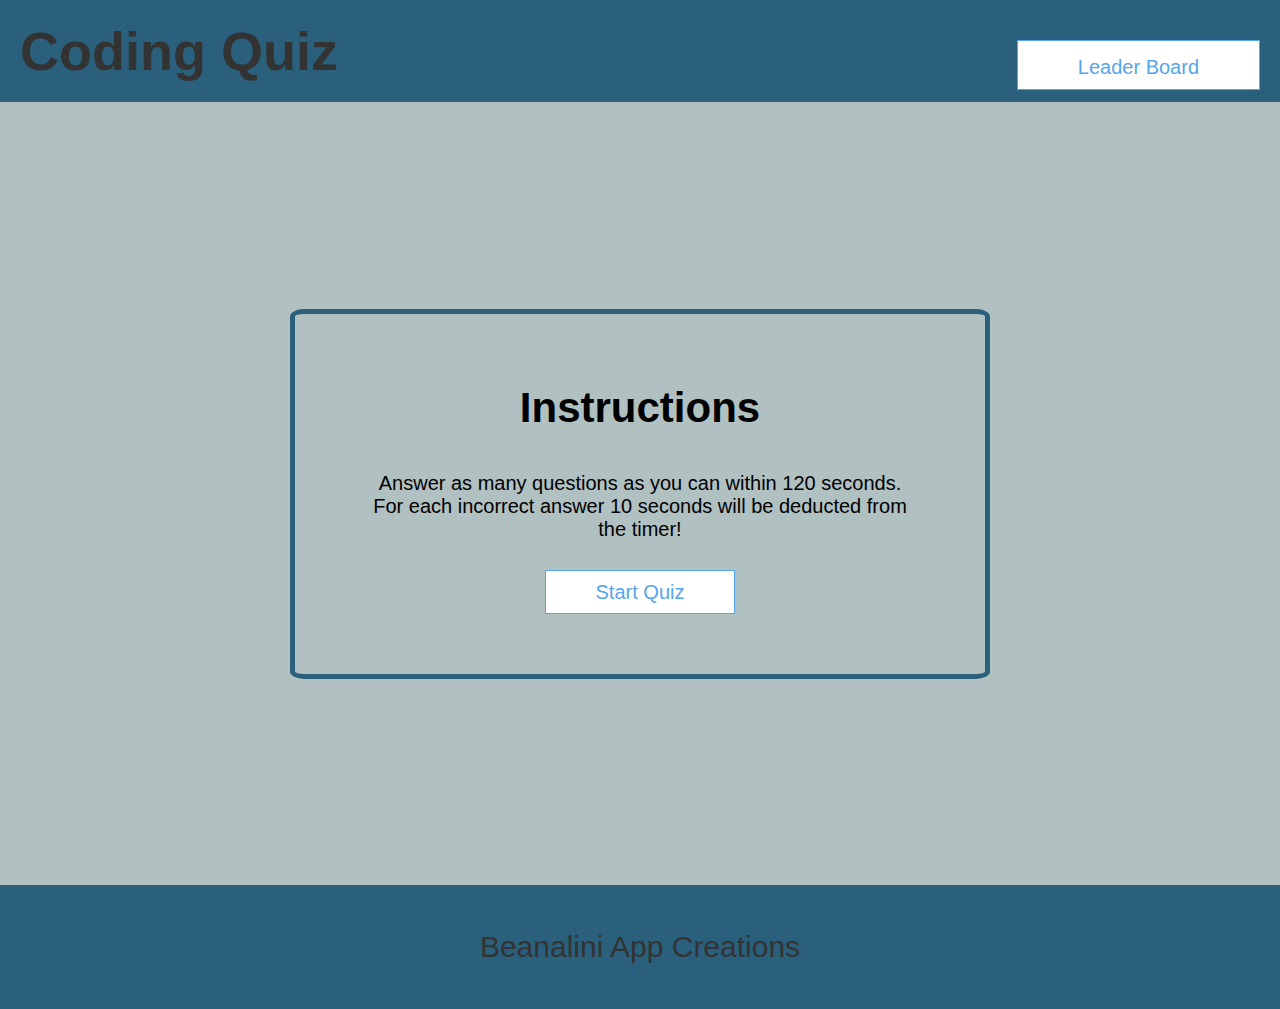
<file: index.html>
<!DOCTYPE html>
<html lang="en">
<head>
  <meta charset="UTF-8">
  <meta http-equiv="X-UA-Compatible" content="IE=edge">
  <meta name="viewport" content="width=device-width, initial-scale=1.0">
  <title>Coding Quiz</title>
  <link rel="stylesheet" href="./assets/css/style.css">
</head>
<body>
  <header>

    <h1>Coding Quiz</h1>
     <div class="leader"> <a class="btn" id="leader_btn" href="highScoresPage.html">Leader Board</a></div>

  </header>

  
  <div class="container">
    <div id = "home" class="flex-center flex-column">
      <h2>Instructions</h2>
      <div class="text">
        <p>Answer as many questions as you can within 120 seconds. For each incorrect answer 10 seconds will be deducted from the timer!</p>
      </div>

      <div id="front_page" class="center">
        <a class="btn" href="quizScreen.html"> Start Quiz</a>
      
      </div>
    </div>
  </div>
  <footer>Beanalini App Creations</footer>
  

</body>
</html>
</file>
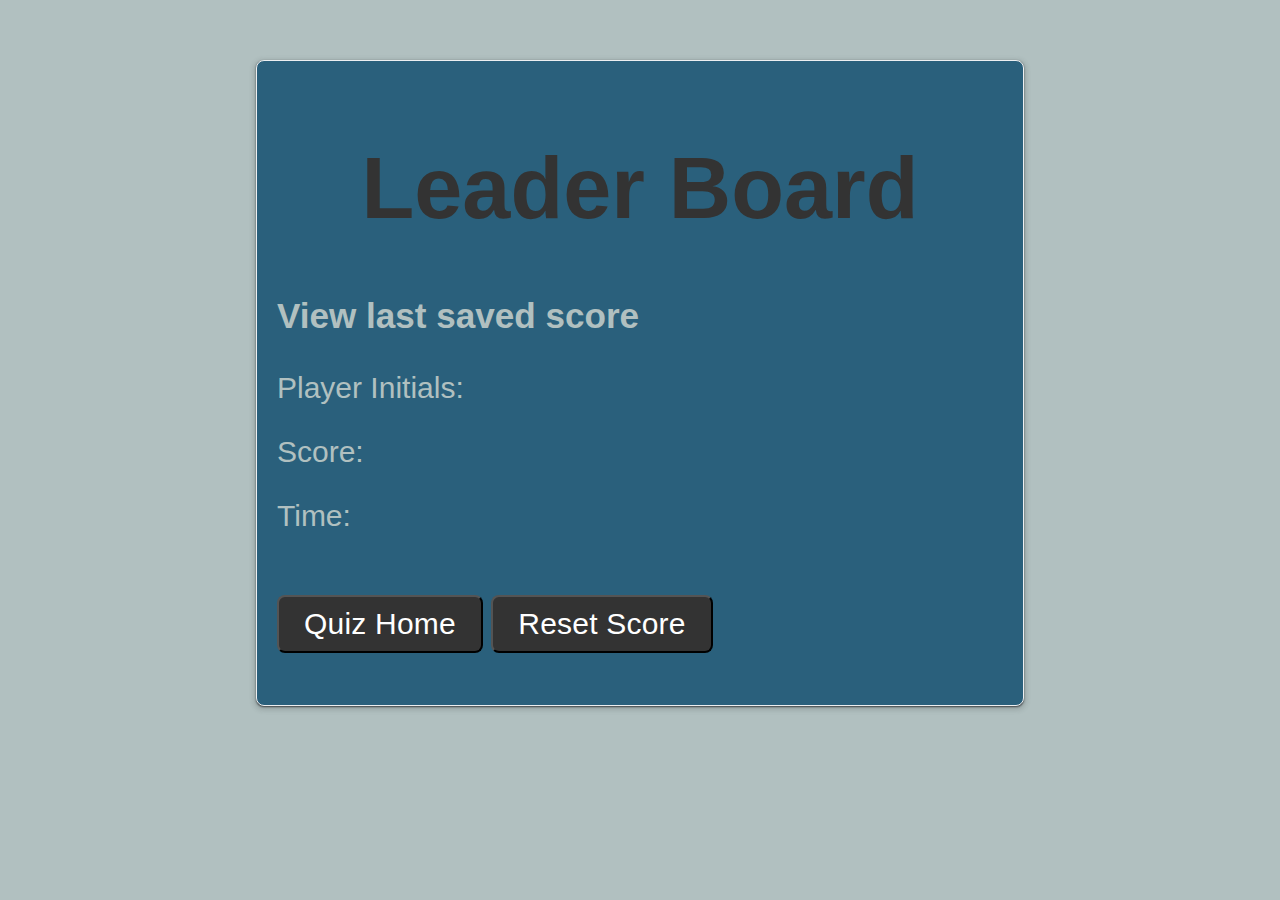
<file: highScoresPage.html>
<!DOCTYPE html>
<html lang="en">
<head>
  <meta charset="UTF-8">
  <meta http-equiv="X-UA-Compatible" content="IE=edge">
  <meta name="viewport" content="width=device-width, initial-scale=1.0">
  <link rel="stylesheet" href="./assets/css/quizOver.css" />
  <title>Quiz Over</title>
</head>
<body>

  
           
     
            
    <div class="card">
      <h1>Leader Board</h1>
      <h3>View last saved score</h3>
      
      <p>Player Initials: <span id="saved-initials"></span></p>
      <p>Score: <span id="saved-score"></span></p>
      <p>Time: <span id="saved-time"></span></p>

      <div class="btns">
        <button id="RestartQuizBtn">Quiz Home</button>
        <button id="clearhighscoresBtn">Reset Score</button>
      </div>
    </div>
      
  <script src="./assets/js/highScoresPage.js"></script>
  
</body>
</html>
</file>
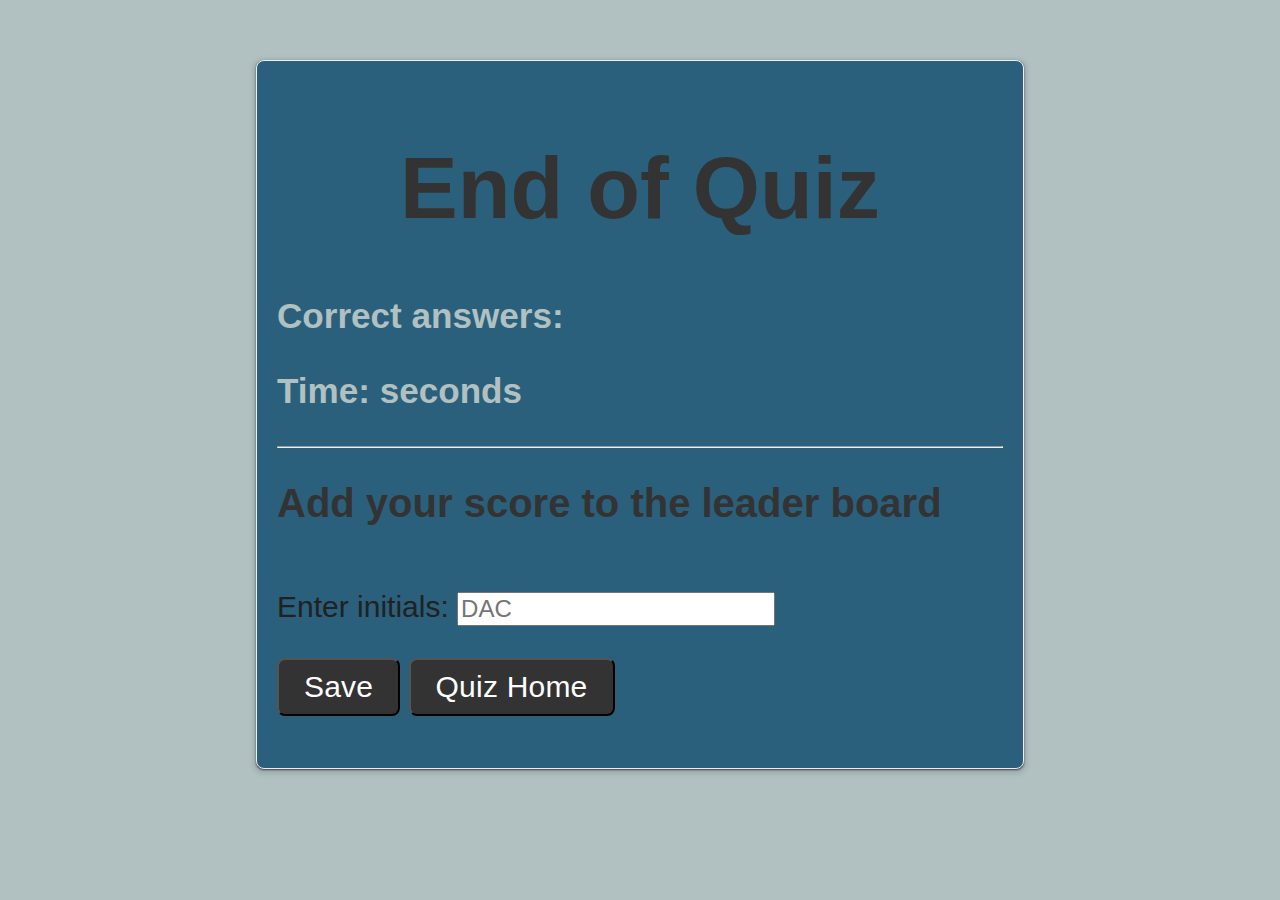
<file: quizOverPage.html>
<!DOCTYPE html>
<html lang="en">
<head>
  <meta charset="UTF-8">
  <meta http-equiv="X-UA-Compatible" content="IE=edge">
  <meta name="viewport" content="width=device-width, initial-scale=1.0">
  <link rel="stylesheet" href="./assets/css/quizOver.css" />
  <title>Quiz Over</title>
</head>
<body>

  
    <div class="card">
      <h1>End of Quiz</h1>
      <div class = "results-text"> <div>
        <h3>Correct answers: <span class="correctAnswers">0 </span> </h3>
        <h3>Time: <span class="timer">0</span> seconds</h3>
      </div> <hr>
      
      <h2>Add your score to the leader board</h2>  
        <form method="POST">
          <div class="input-group">
            <label for="initials">Enter initials:</label>
            <input type="text" name="initials" id="initials" class="initials" placeholder="DAC" />
          </div>
          <button id="save">Save</button>  
          <button id="RestartQuizBtn">Quiz Home</button>
          
    </div>

      
  <script src="./assets/js/quizOverPage.js"></script>
  
</body>
</html>
</file>
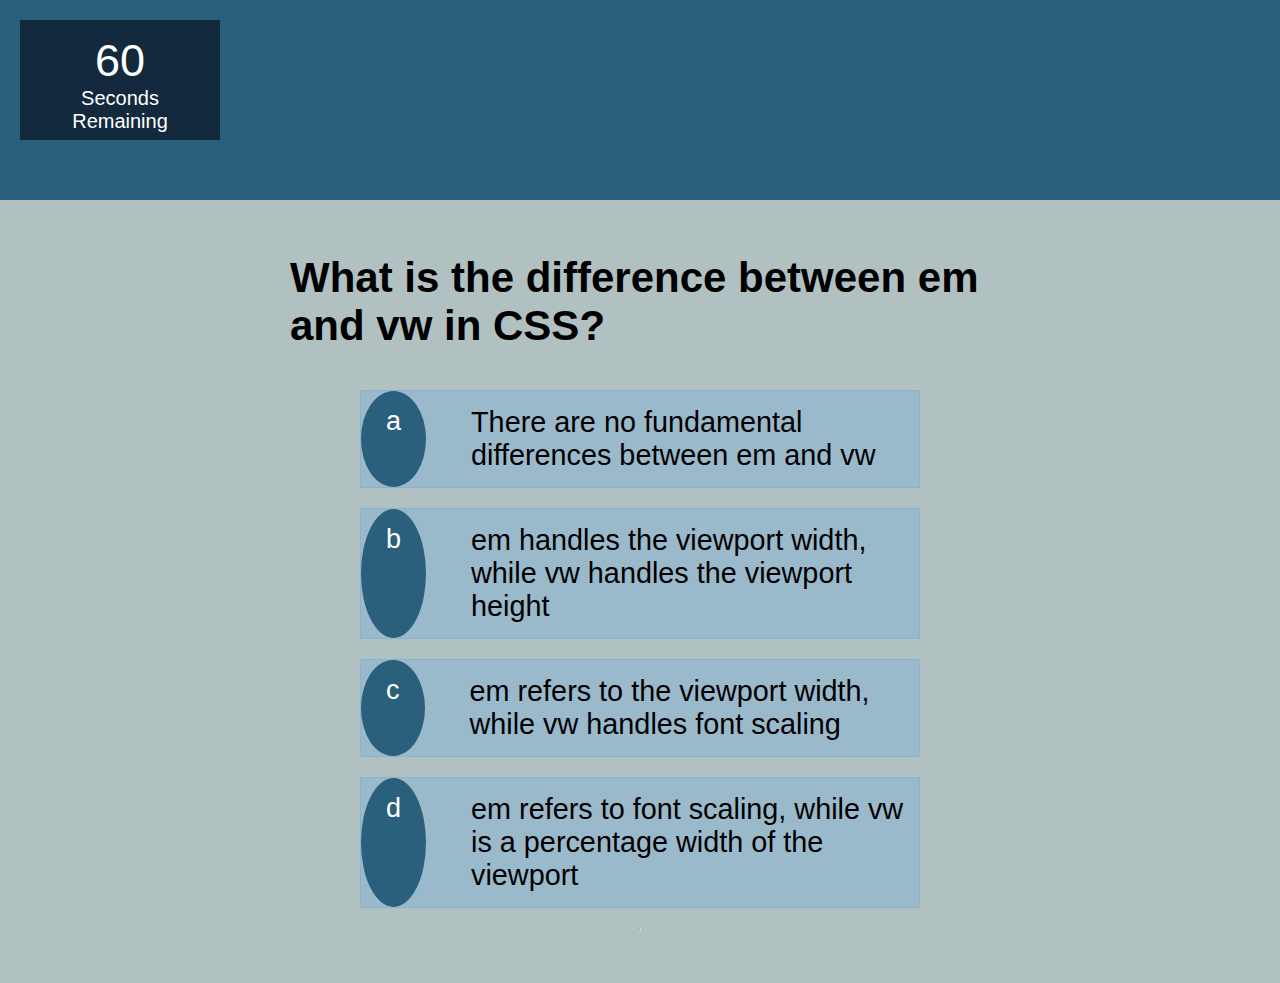
<file: quizScreen.html>
<!DOCTYPE html>
<html lang="en">
  <head>
    <meta charset="UTF-8">
    <meta http-equiv="X-UA-Compatible" content="IE=edge">
    <meta name="viewport" content="width=device-width, initial-scale=1.0">
    <link rel="stylesheet" href="./assets/css/style.css" />
   <link rel="stylesheet" href="./assets/css/quizScreen.css" />

    <title>Quiz Page</title>
  </head>
  <body> 
    <header>
      
        <div class= "timer">
          <div class = "timer-text">
            <div class="large-font" id="timer-count">60</div>
            <h3>Seconds Remaining</h3>
          </div>
          
        </div>
        
  

    </header>

    <div class="container">
      <div id="quiz" class="justify-center flex-column">
        <h2 id="question">What is the .....</h2>
    

        <div class="choice-container" id="a">
          <p class="choice-prefix">a</p>
          <p class="choice-text options"   id="optiona" >Choice 1</p>
          <p class="choice-post hidden" id="post_a">a</p>
        </div>

        <div class="choice-container" id="b">
          <p class="choice-prefix">b</p>
          <p class="choice-text options" id="optionb" >Choice 2</p>
          
       </div>
        <div class="choice-container" id = "c">
         <p class="choice-prefix">c</p>
         <p class="choice-text options" id="optionc" >Choice 3</p>
          
        </div>
        <div class="choice-container" id = "d">
          <p class="choice-prefix">d</p>
          <p class="choice-text options" id="optiond" >Choice 4</p>
          
        </div>
          <hr/>
         <h3 class="reveal-ans-text" id="answer"></h3>
      </div> 
    </div> 
    
    <script src="./assets/js/quiz.js"></script>
  </body>
</html>
</file>
<file: assets/css/style.css>
:root {

  background-color: rgb(177, 192, 192);
  font-size: 62.5% /*Gives font size of 10 px most browers default size is 16px 62.5% of 16 = 10 px*/

}

* {
  box-sizing: border-box; 
  font-family:'Gill Sans', 'Gill Sans MT', Calibri, 'Trebuchet MS', sans-serif;
  margin: 0;
  padding: 0; 

}

h1 {
  font-size: 5.4rem;
  font-weight:bold;
  display: inline-block;
  color: #333;
  }

h2 {
  font-size: 4.2rem;
  margin-bottom:4rem;
  font-weight: 700;
}

h2 quiz {

  font-size: 2rem;
}

h3 {
  font-size: 2.5rem;
  font-weight: 500;
}

header {
  padding: 20px;    
  background-color: #2a607c;
  color: #ffffff;
 
}
.leader {
  float: right;

}

footer {
  padding: 4.5rem;    
  background-color: #2a607c;
  color: #333;  
  font-size: 3rem;
  text-align: center;

 
}

#leader_btn {
  padding-top: 15px;
  margin-right: 20px;  
  font-size: 20px;
  display: inline-block;
      
}
.container {
  width: 100vw;
  height: 87vh;
  display: flex;
  justify-content: center;
  align-items: center;
  max-width: 70rem;
  margin: 0 auto;
  

}

.container > * {
  width: 100%;
}
 
.flex-column {
  display: flex;
  flex-direction: column;
  flex-wrap: wrap;
  flex: space-between;
  justify-content: center;
  align-items: center;
}

.flex-center {
  justify-content: center;
  align-items: center;
}

.justify-center {
  justify-content: center;
}

.text-center {
  text-align: center;
}

.hidden {
  display: none;
}

#home {

border: 5px solid #2a607c;
padding: 7rem;
border-radius: 2%

}

.text {
font-size: 2rem;
max-width:60rem;
padding-bottom: 4rem;
text-align: center;

}

/* BUTTONS */
.btn {
  font-size: 2rem;
  padding: 1rem 5rem;
  width:100%;
  text-align: center;
  border: 0.1rem solid #56a5eb;
  margin-bottom: 1rem;
  margin-top: 2rem;
  text-decoration: none;
  color: #56a5eb;
  background-color: white;
}

.btn:hover {
  cursor: pointer;
  box-shadow: 0 0.4rem 1.4rem 0 rgba(86, 185, 235, 0.5);
  transform: translateY(-0.1rem);
  transition: transform 150ms;
}

.btn[disabled]:hover {
  cursor: not-allowed;
  box-shadow: none;
  transform: none;
}
</file>
<file: assets/css/quizOver.css>
* {
  box-sizing: border-box;
}

body {
  font-size: 30px;
  font-family: "Roboto", sans-serif;
  background-color:  rgb(177, 192, 192);;
  /*color: #001b44;*/
  color: rgb(177, 192, 192)
}

h1 {
  text-align: center;
  color: #333;
  font-size: 5.4rem;
  font-weight:bold;
  
}

h2,
h3 {
  text-align: left;
}

h2 {
  font-size: 2.5rem;
  margin-bottom:4rem;
  font-weight: 700;
  color: #333;
}


.initials {
  font-size: 1.5rem;

}

button {
  background-color: #333;
  border-radius: 8px;
  color: #fff;
  cursor: pointer;
  font-size: 1em;
  letter-spacing: 0.21px;
  width:fit-content;
  padding: 10px 25px;
  text-align: center;
  transition-duration: 0.15s;
  transition-property: background-color;
  transition-timing-function: linear;
  /*margin: 0.6em auto;*/
  display: inline-block;
  margin: 2rem auto;
}






label {
  color: #212121;
}

.card {
  background-color:	#2a607c;
  border: 1px solid #eceff1;
  border-radius: 8px;
  box-shadow: rgba(60, 64, 67, 2) 0 1px 2px 0,
    rgba(60, 64, 67, 0.15) 0 2px 4px 3px;
  margin: 60px auto;
  padding: 20px;
  width: 60vw;
  display: block;
}
</file>
<file: assets/css/quizScreen.css>
.choice-container {
display:flex;
margin-bottom: 2rem;
width: 80%;
font-size:1.8rem;
border: 0.1rem solid rgb(86, 165, 235, 0.25);
background-color:rgb(86, 165, 235, 0.25);

}

.choice-container:hover {
cursor: pointer;
-webkit-box-shadow: 0px 10px 13px -7px #000000, 10px 5px 12px 4px rgba(83,102,128,0.76); 
box-shadow: 0px 10px 13px -7px #000000, 10px 5px 12px 4px rgba(83,102,128,0.76);

}

.choice-text {
  padding: 1.5rem;
  font-size: 160%;
  
}
.choice-prefix {
  padding: 1.5rem 2.5rem;
  margin-right: 3rem;
  background-color: #2a607c;
  color: white;
  border-radius: 50%;
  font-size: 150%;
}

.reveal-ans-text{
  font-size: 3rem;
  color:#1d0fbe;
  font-weight: 700;
}

.large-font {
  font-size: 4.5em;
  text-align:center;
}
h3 {
  font-size: 2rem;
}
header {
  height: 20rem;
  color:#fff  
}

.timer {
  height: 12rem;
  padding: 10px;
  background: #13293d;
  color: #fff;
  text-align: center;
  width: 20rem;
}

.timer-text {
  padding: 5px;
  color:#fff  
}
</file>
